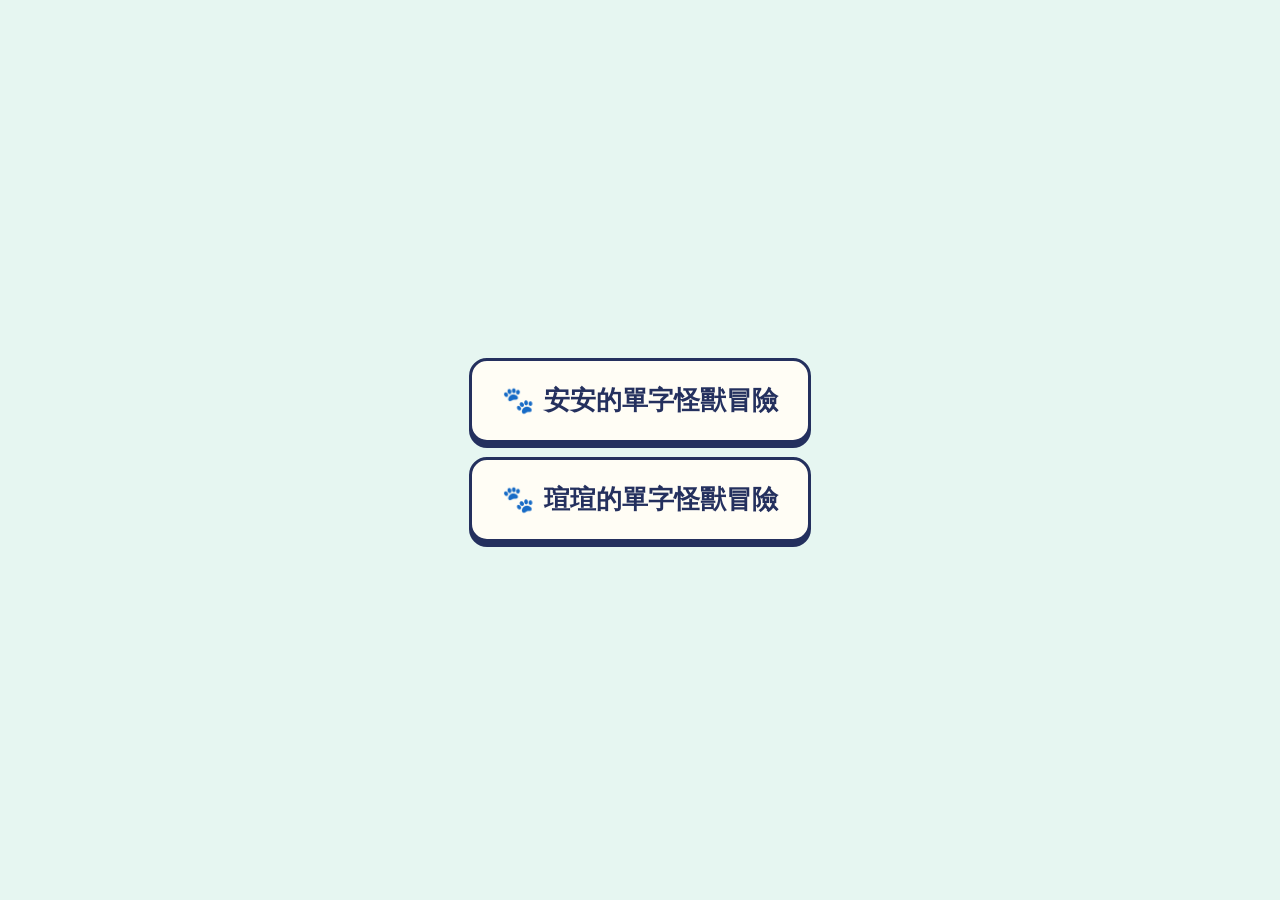
<file: index.html>
<!doctype html><html lang="zh-Hant"><head><meta charset="utf-8"><meta name="viewport" content="width=device-width,initial-scale=1">
<meta name="robots" content="noindex,nofollow"><title>單字怪獸冒險</title>
<style>body{font-family:system-ui,sans-serif;background:#E6F6F1;color:#24305E;display:flex;min-height:100vh;align-items:center;justify-content:center;margin:0}
a{display:block;margin:14px;padding:22px 30px;border:3px solid #24305E;border-radius:18px;box-shadow:0 5px 0 #24305E;background:#FFFDF5;color:#24305E;font-size:26px;font-weight:800;text-decoration:none;text-align:center}</style></head>
<body><div><a href="annie/">🐾 安安的單字怪獸冒險</a><a href="xuan/">🐾 瑄瑄的單字怪獸冒險</a></div></body></html>
</file>
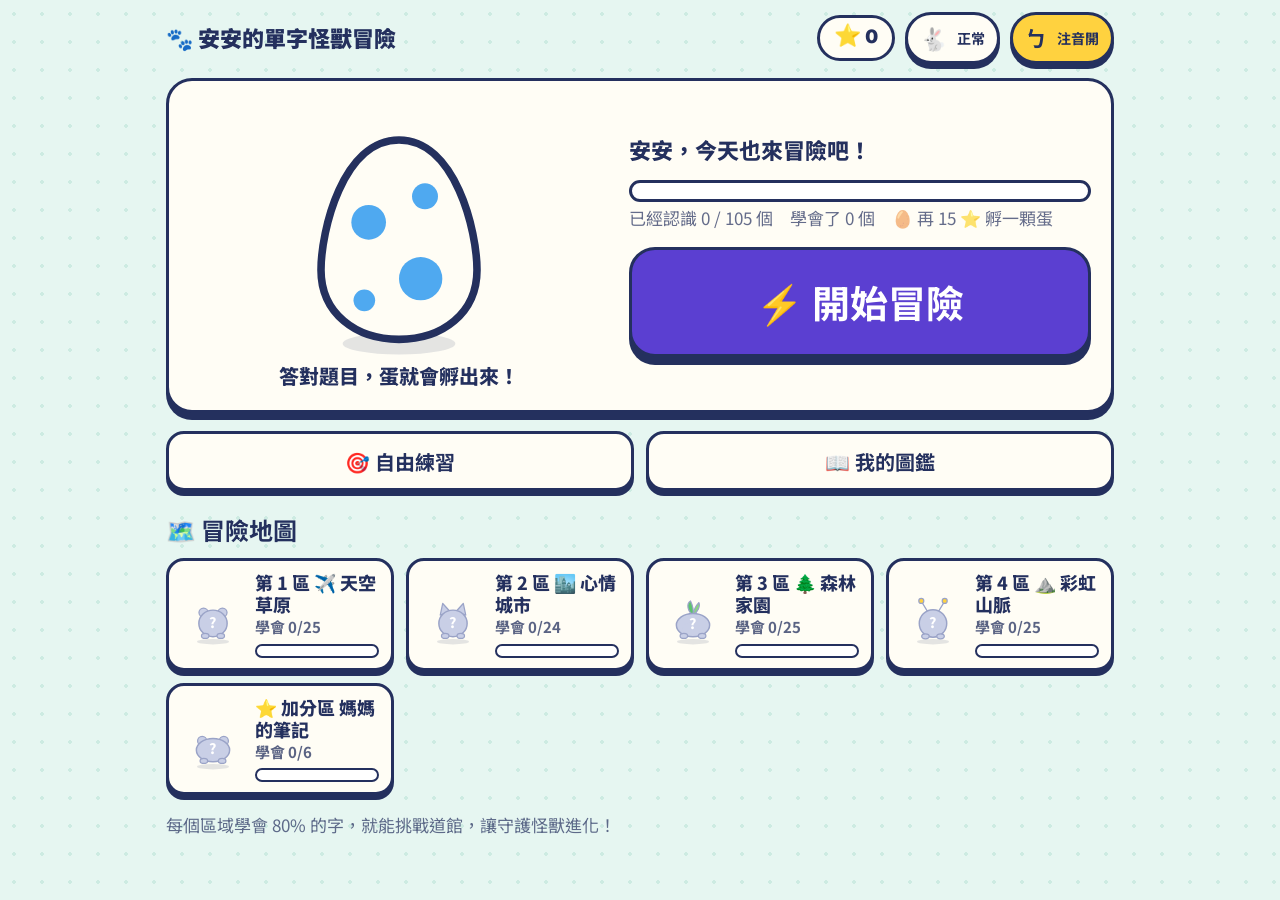
<file: annie/index.html>
<!doctype html>
<html lang="zh-Hant"><head><meta charset="utf-8">
<meta name="viewport" content="width=device-width,initial-scale=1,viewport-fit=cover">
<title>安安的單字怪獸冒險</title>
<meta name="theme-color" content="#5B3FD1">
<meta name="robots" content="noindex,nofollow">
<link rel="manifest" href="manifest.webmanifest">
<link rel="icon" href="icon-192.png">
<link rel="apple-touch-icon" href="icon-192.png">
<link rel="preconnect" href="https://fonts.googleapis.com"><link rel="preconnect" href="https://fonts.gstatic.com" crossorigin>
<link href="https://fonts.googleapis.com/css2?family=Baloo+2:wght@500;700;800&family=Noto+Sans+TC:wght@500;700;900&display=swap" rel="stylesheet">
<link rel="stylesheet" href="../core/style.css?v=202610041348">
</head><body class="kid-annie"><div id="app"></div>
<script src="../core/config.js?v=202610041348"></script>
<script src="data.js?v=202610041348"></script>
<script src="../core/monsters.js?v=202610041348"></script>
<script src="../core/app.js?v=202610041348"></script>
<script>if('serviceWorker' in navigator){addEventListener('load',()=>navigator.serviceWorker.register('sw.js').catch(()=>{}));}</script>
</body></html>
</file>
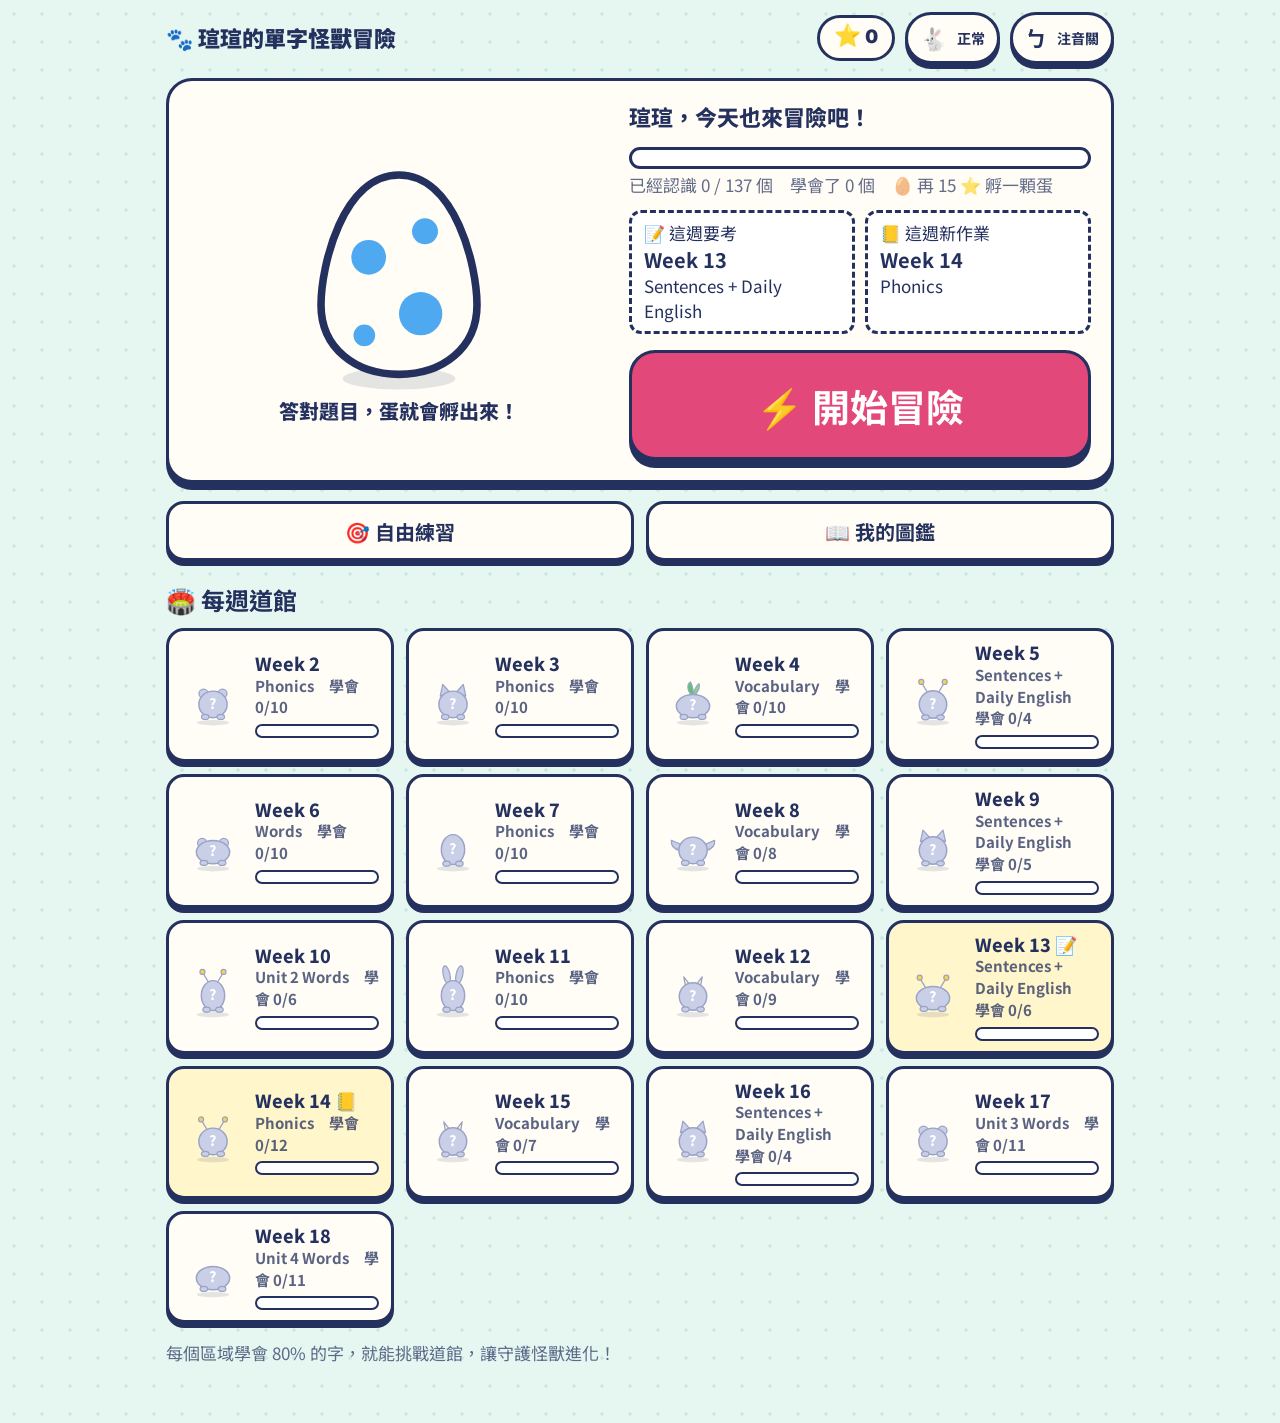
<file: xuan/index.html>
<!doctype html>
<html lang="zh-Hant"><head><meta charset="utf-8">
<meta name="viewport" content="width=device-width,initial-scale=1,viewport-fit=cover">
<title>瑄瑄的單字怪獸冒險</title>
<meta name="theme-color" content="#E2487A">
<meta name="robots" content="noindex,nofollow">
<link rel="manifest" href="manifest.webmanifest">
<link rel="icon" href="icon-192.png">
<link rel="apple-touch-icon" href="icon-192.png">
<link rel="preconnect" href="https://fonts.googleapis.com"><link rel="preconnect" href="https://fonts.gstatic.com" crossorigin>
<link href="https://fonts.googleapis.com/css2?family=Baloo+2:wght@500;700;800&family=Noto+Sans+TC:wght@500;700;900&display=swap" rel="stylesheet">
<link rel="stylesheet" href="../core/style.css?v=202610041348">
</head><body class="kid-xuan"><div id="app"></div>
<script src="../core/config.js?v=202610041348"></script>
<script src="data.js?v=202610041348"></script>
<script src="../core/monsters.js?v=202610041348"></script>
<script src="../core/app.js?v=202610041348"></script>
<script>if('serviceWorker' in navigator){addEventListener('load',()=>navigator.serviceWorker.register('sw.js').catch(()=>{}));}</script>
</body></html>
</file>
<file: core/style.css>
:root{
  --ink:#24305E; --paper:#FFFDF5; --bg:#E6F6F1; --sky:#2EC4B6; --sun:#FFD23F;
  --grape:#5B3FD1; --coral:#FF6B8B; --leaf:#5CC46E; --mist:#C9CFE6;
  --accent:var(--grape); --accent-soft:#E9E2FF;
  --r-lg:26px; --r-md:18px; --r-sm:12px;
  --shadow:0 5px 0 var(--ink);
  --font-en:"Baloo 2", "Arial Rounded MT Bold", system-ui, sans-serif;
  --font-zh:"Noto Sans TC", "PingFang TC", "Microsoft JhengHei", sans-serif;
}
body.kid-xuan{ --accent:#E2487A; --accent-soft:#FFE1EB; }
*{box-sizing:border-box; -webkit-tap-highlight-color:transparent;}
html,body{margin:0; height:100%;}
body{
  background-color:var(--bg);
  background-image:radial-gradient(#cdebe2 2px, transparent 2px);
  background-size:28px 28px;
  color:var(--ink); font-family:var(--font-zh); font-size:20px; line-height:1.45;
  overscroll-behavior:none; user-select:none; -webkit-user-select:none;
}
#app{max-width:980px; margin:0 auto; padding:12px 16px 40px; min-height:100%;}
button{font:inherit; color:inherit; cursor:pointer; touch-action:manipulation;}
.en{font-family:var(--font-en);}

/* sticker button */
.btn{
  display:inline-flex; align-items:center; justify-content:center; gap:10px;
  background:var(--paper); border:3px solid var(--ink); border-radius:var(--r-md);
  box-shadow:var(--shadow); padding:12px 20px; font-weight:700; min-height:60px;
  transition:transform .06s, box-shadow .06s;
}
.btn:active{transform:translateY(4px); box-shadow:0 1px 0 var(--ink);}
.btn:focus-visible{outline:4px solid var(--sun); outline-offset:3px;}
.btn.primary{background:var(--accent); color:#fff;}
.btn.sun{background:var(--sun);}
.btn.sky{background:var(--sky); color:#fff;}
.btn.small{min-height:48px; padding:8px 14px; font-size:18px; border-radius:var(--r-sm);}
.btn[disabled]{opacity:.45; pointer-events:none;}

/* top bar */
.topbar{display:flex; align-items:center; gap:10px; margin-bottom:14px; flex-wrap:wrap;}
.topbar .title{font-weight:900; font-size:22px; margin-right:auto; display:flex; align-items:center; gap:8px;}
.pill{display:inline-flex; align-items:center; gap:6px; background:var(--paper); border:3px solid var(--ink);
  border-radius:999px; padding:4px 14px; font-weight:800; font-family:var(--font-en); font-size:22px;}
.toggle{min-width:60px; min-height:52px; border-radius:999px; padding:4px 12px; font-size:22px;}
.toggle.on{background:var(--sun);}
.toggle .lbl{font-size:14px; font-weight:700; font-family:var(--font-zh);}

/* home */
.hero{display:grid; grid-template-columns:minmax(0,1fr) minmax(0,1.1fr); gap:20px; align-items:center;
  background:var(--paper); border:3px solid var(--ink); border-radius:var(--r-lg); box-shadow:0 7px 0 var(--ink); padding:20px;}
.hero .partner{display:flex; flex-direction:column; align-items:center;}
.hero .partner .mon{width:min(260px,100%); height:auto;}
.hero .partner .name{font-weight:800;}
.hero .partner .name .en{font-size:24px; margin-right:6px;}
.go{width:100%; min-height:110px; font-size:38px; border-radius:var(--r-lg); box-shadow:0 8px 0 var(--ink);}
.go:active{box-shadow:0 2px 0 var(--ink); transform:translateY(6px);}
.meter{margin:14px 0 4px; height:22px; border:3px solid var(--ink); border-radius:999px; background:#fff; overflow:hidden;}
.meter > i{display:block; height:100%; background:var(--leaf);}
.muted{opacity:.7; font-size:17px;}
.week-box{display:grid; grid-template-columns:1fr 1fr; gap:10px; margin-top:12px;}
.week-box div{border:3px dashed var(--ink); border-radius:var(--r-sm); padding:8px 12px; font-size:17px; background:#fff;}
.week-box b{display:block; font-size:20px;}
.row-btns{display:flex; gap:12px; margin:18px 0; flex-wrap:wrap;}
.row-btns .btn{flex:1 1 200px;}
h2{font-size:24px; margin:22px 0 10px;}
.groups{display:grid; grid-template-columns:repeat(auto-fill,minmax(200px,1fr)); gap:12px;}
.group{background:var(--paper); border:3px solid var(--ink); border-radius:var(--r-md); padding:10px 12px; display:flex; gap:10px; align-items:center; text-align:left;}
.group .mon{width:64px; height:64px; flex:none;}
.group .gname{font-weight:800; font-size:18px; line-height:1.25;}
.group .gsub{font-size:15px; opacity:.75;}
.group .meter{height:14px; margin:6px 0 0; border-width:2px;}
.group.now{background:#FFF6CC;}
.group.challenge{background:var(--sun); box-shadow:var(--shadow);}

/* question */
.qbar{display:flex; align-items:center; gap:10px; margin-bottom:14px;}
.dots{display:flex; gap:6px; flex:1; flex-wrap:wrap;}
.dots i{width:22px; height:22px; border-radius:50%; border:3px solid var(--ink); background:#fff;}
.dots i.ok{background:var(--leaf);} .dots i.no{background:var(--coral);} .dots i.cur{background:var(--sun);}
.qcard{background:var(--paper); border:3px solid var(--ink); border-radius:var(--r-lg); box-shadow:0 7px 0 var(--ink);
  padding:22px; text-align:center; position:relative;}
.qcard .ask{font-size:22px; font-weight:700; margin-bottom:6px;}
.word-big{font-family:var(--font-en); font-weight:800; font-size:clamp(48px,9vw,92px); line-height:1.05; letter-spacing:.5px; word-break:break-word;}
.zh-big{font-size:clamp(34px,6vw,54px); font-weight:800; line-height:1.6;}
.sent{font-family:var(--font-en); font-size:clamp(24px,3.6vw,32px); font-weight:600; margin:10px 0 2px;}
.sent-zh{font-size:22px; line-height:1.9;}
.blank{display:inline-block; min-width:4ch; border-bottom:4px solid var(--accent); color:var(--accent);}
.speak-row{display:flex; justify-content:center; gap:12px; margin:12px 0 4px;}
.speak{width:76px; height:76px; border-radius:50%; font-size:34px; padding:0;}
.speak.slow{width:64px; height:64px; font-size:28px; background:#E3F6FF;}
.opts{display:grid; grid-template-columns:1fr 1fr; gap:14px; margin-top:18px;}
.opt{min-height:92px; font-size:26px; padding:10px; line-height:1.3;}
.opt.en{font-family:var(--font-en); font-size:32px; font-weight:800;}
.opt.sm{font-size:22px;}
.opt.right{background:var(--leaf); color:#fff;}
.opt.wrong{background:var(--coral); color:#fff;}
.opt.dim{opacity:.35;}
.feedback{margin-top:16px; font-size:24px; font-weight:800; min-height:36px;}
.feedback.good{color:#2E8B47;} .feedback.try{color:#C2185B;}

/* spelling */
.slots{display:flex; justify-content:center; gap:8px; flex-wrap:wrap; margin:18px 0 8px;}
.slot{width:54px; height:66px; border:3px solid var(--ink); border-radius:var(--r-sm); background:#fff;
  font-family:var(--font-en); font-size:40px; font-weight:800; display:flex; align-items:center; justify-content:center;}
.slot.fixed{border:none; background:none; width:22px;}
.slot.filled{background:var(--accent-soft);}
.slot.ok{background:#CDF3D6;} .slot.no{background:#FFD3DD;}
.tiles{display:flex; justify-content:center; gap:10px; flex-wrap:wrap; margin-top:14px;}
.tile{width:68px; height:72px; font-family:var(--font-en); font-size:38px; font-weight:800; padding:0; background:var(--sun);}
.tile.used{visibility:hidden;}
.kbd{display:grid; grid-template-columns:repeat(7,1fr); gap:8px; margin-top:14px;}
.key{min-height:66px; font-family:var(--font-en); font-size:32px; font-weight:800; padding:0;}
.key.wide{grid-column:span 2; font-family:var(--font-zh); font-size:22px;}
.answer-show{font-family:var(--font-en); font-size:44px; font-weight:800; color:#2E8B47; letter-spacing:3px;}

/* match */
.match{display:grid; grid-template-columns:repeat(4,1fr); gap:12px; margin-top:12px;}
.mcard{min-height:110px; font-size:22px; padding:6px; background:var(--accent); color:#fff; line-height:1.3;}
.mcard.open{background:var(--paper); color:var(--ink);}
.mcard.done{background:#CDF3D6; color:var(--ink); pointer-events:none;}
.mcard.en{font-family:var(--font-en); font-size:28px; font-weight:800;}

/* order (sentence building) */
.built{min-height:72px; display:flex; flex-wrap:wrap; gap:8px; justify-content:center; align-items:center;
  border:3px dashed var(--ink); border-radius:var(--r-md); padding:8px; margin:14px 0; background:#fff;}
.chip{font-family:var(--font-en); font-size:28px; font-weight:800; min-height:58px; padding:6px 16px; background:var(--sun);}

/* result / dex / overlay */
.center{text-align:center;}
.result .mon{width:200px;}
.bigstar{font-size:56px; font-family:var(--font-en); font-weight:900;}
.list-words{display:flex; flex-wrap:wrap; gap:8px; justify-content:center; margin:10px 0;}
.list-words span{background:#fff; border:2px solid var(--ink); border-radius:999px; padding:2px 12px; font-family:var(--font-en); font-weight:700;}
.dex{display:grid; grid-template-columns:repeat(auto-fill,minmax(150px,1fr)); gap:12px;}
.dex .cell{background:var(--paper); border:3px solid var(--ink); border-radius:var(--r-md); padding:8px; text-align:center;}
.dex .cell .mon{width:100%; height:auto;}
.dex .cell.partner{background:#FFF6CC;}
.dex .cell b{display:block; font-size:16px;}
.dex .cell .en{font-size:18px; font-weight:800;}
.overlay{position:fixed; inset:0; background:rgba(36,48,94,.55); display:flex; align-items:center; justify-content:center; z-index:50; padding:16px;}
.overlay .box{background:var(--paper); border:4px solid var(--ink); border-radius:var(--r-lg); box-shadow:0 9px 0 var(--ink); padding:24px; max-width:560px; width:100%; text-align:center;}
.overlay .mon{width:220px; height:auto;}
.pop{animation:pop .6s cubic-bezier(.2,1.6,.4,1) both;}
@keyframes pop{from{transform:scale(.3); opacity:0} to{transform:scale(1); opacity:1}}
.wobble{animation:wob 1.1s ease-in-out 2;}
@keyframes wob{0%,100%{transform:rotate(0)}25%{transform:rotate(-8deg)}75%{transform:rotate(8deg)}}
.modes{display:grid; grid-template-columns:repeat(auto-fill,minmax(220px,1fr)); gap:14px;}
.modes .btn{min-height:100px; flex-direction:column; font-size:22px;}
.modes .btn .ic{font-size:40px;}
.learn-list{display:grid; gap:10px;}
.toast{position:fixed; left:50%; bottom:24px; transform:translateX(-50%); background:var(--ink); color:#fff; padding:10px 18px; border-radius:999px; z-index:60; font-size:18px;}

/* zhuyin */
ruby{ruby-position:over;}
rt{font-size:.42em; font-weight:500; letter-spacing:0; font-family:var(--font-zh);}
body.zy-off rt{display:none;}

@media (max-width:640px){
  .hero{grid-template-columns:1fr;}
  .opts{gap:10px;} .opt{min-height:80px; font-size:22px;} .opt.en{font-size:26px;}
  .match{grid-template-columns:repeat(3,1fr);}
  .tile{width:56px; height:62px; font-size:32px;} .slot{width:44px; height:58px; font-size:32px;}
  .key{min-height:56px; font-size:26px;}
  .week-box{grid-template-columns:1fr;}
}
@media (prefers-reduced-motion:reduce){ .pop,.wobble{animation:none;} .btn{transition:none;} }

/* v1 修正 */
.dex .cell{flex-direction:column; gap:2px; min-height:200px;}
.qcard{min-height:calc(100vh - 110px); min-height:calc(100dvh - 110px); display:flex; flex-direction:column; justify-content:center;}
.qcard .opts{width:100%;}
.sent-zh{font-size:26px; line-height:2.1;}
.sent-zh rt{font-size:.5em;}
ruby{margin:0 .06em;}
.zh-big rt{font-size:.38em;}
.result .partner .mon{width:180px; height:auto;}
.opt.en.sm{font-size:26px;}
</file>
